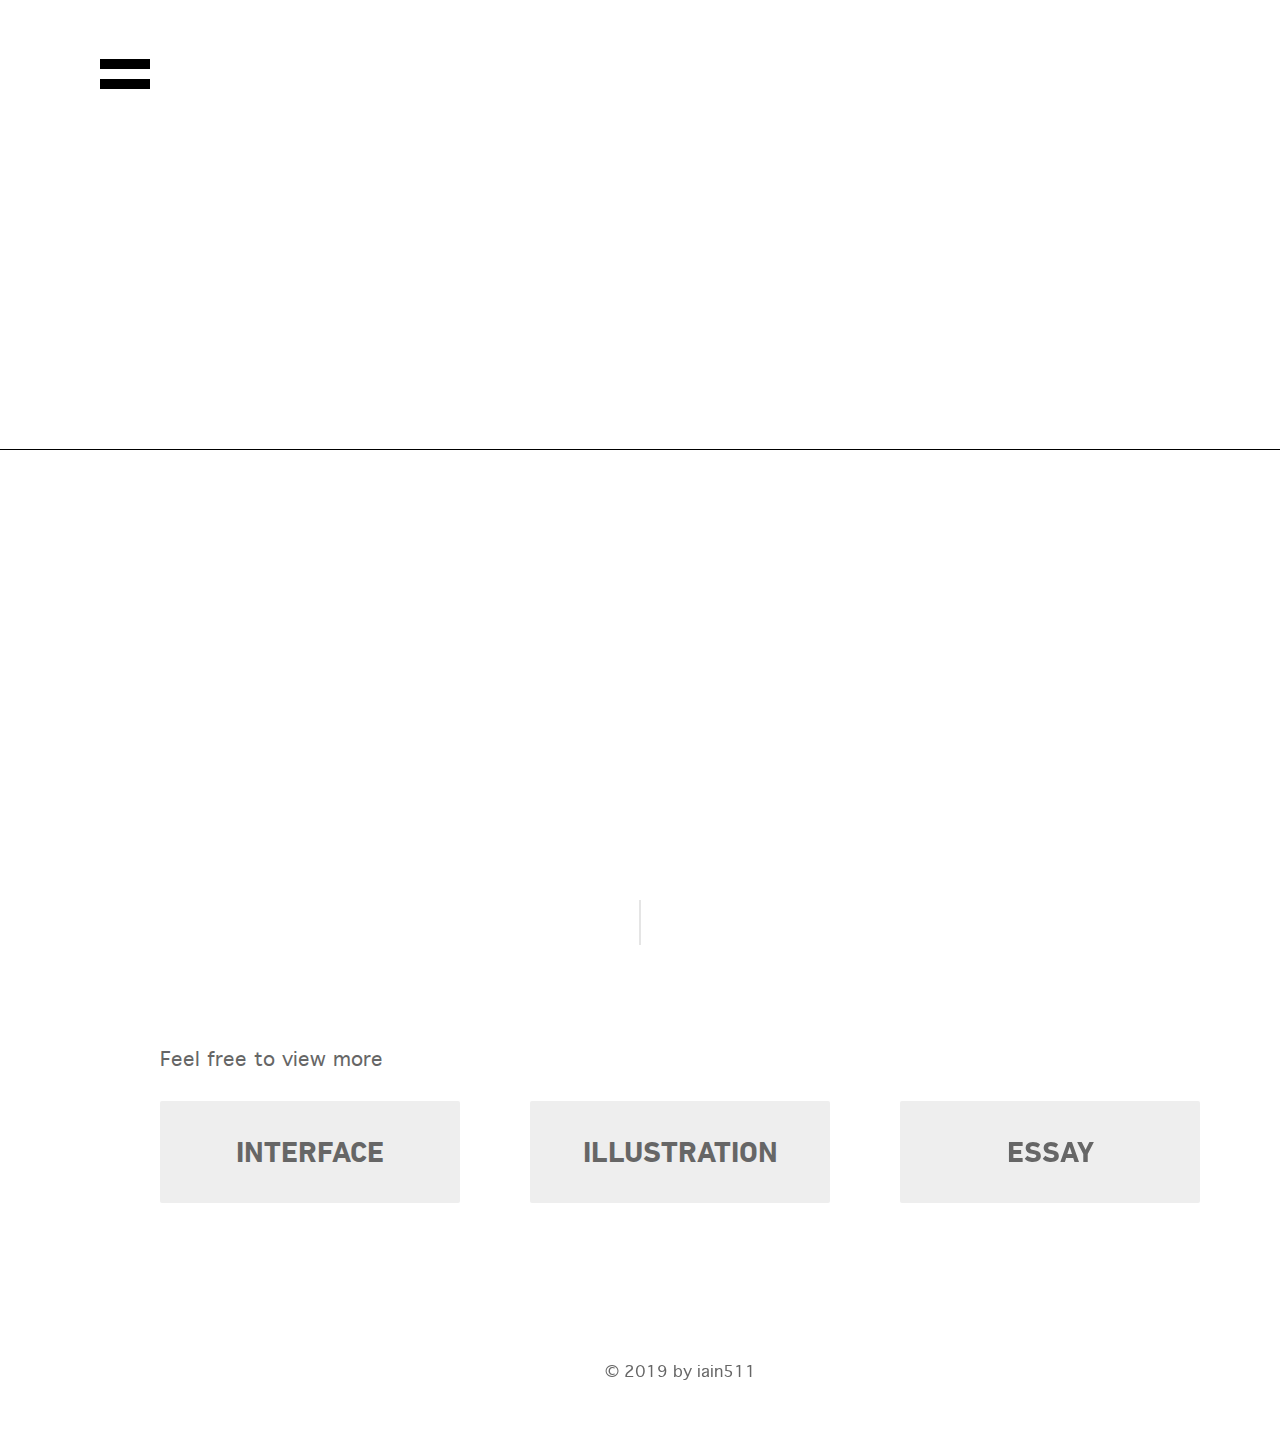
<file: index.html>
<html lang="en" >
<head>
    <meta charset="UTF-8">
    <meta name="viewport" content="width=device-width, initial-scale=1.0">
    <meta http-equiv="X-UA-Compatible" content="ie=edge">
    <title>Iain511</title>
    <link rel="stylesheet" href="css/public.css">
    <link rel="stylesheet" href="css/home.css">
    <script  type="text/javascript" src = "js/public.js"></script>
    <script type="text/javascript">
        function IsPC() {
            var userAgentInfo = navigator.userAgent;
            var Agents = new Array("Android", "iPhone", "SymbianOS", "Windows Phone", "iPad", "iPod");
            var flag = true;
            for (var v = 0; v < Agents.length; v++) {
              if (userAgentInfo.indexOf(Agents[v]) > 0) {
                flag = false;
                break;
              }
            }
            return flag;
        }
        if (IsPC() == false){
            window.location.href = "./m/index.html"
        } 
    </script>
</head>
<body class="">
    <section class="">
        <div class="banner">
            <div class="slogan">
                <h1>HI, I’M IAIN511</h1>
                <p>A visual designer specialized in UI and ILLUSTRATION.</p>
            </div>
            <div class="line-scroll " id ="lineScroll">
                <div class="line-scroll-back">
                    <div class="line-scroll-front"></div>
                </div>
            </div>
        </div>
    </section>
    <div class="content" id="homelist">
        <div class="work" id="homelist1">
            <img src="" alt="">
            <h1></h1>
            <p></p>
        </div>
    </div>
     <div class="viewmore">
        <p>Feel free to view more</p>
        <div class="view">
            <a href="./ui.html"><span>INTERFACE</span></a>
            <a href="./illustration.html"><span>ILLUSTRATION</span></a>
            <a href="./essay.html"><span>ESSAY</span></a>
        </div>
    </div>
    <div class ="footer">© 2019 by iain511</div>
    <nav>
        <div class="nav-menu" id="navMenu">
            <ul>
                <li class="selected" id="navlist1" ><a href="./index.html">HOME</a><span></span></li>
                <li id="navlist2" ><a href="./ui.html">INTERFACE</a><span></span></li>
                <li id="navlist3" ><a  href="./illustration.html">ILLUSTRATION</a><span></span></li>
                <li id="navlist4" ><a href="./essay.html">ESSAY</a><span></span></li>
                <li id="navlist5" ><a href="./about.html">ABOUT 511</a><span></span></li>
            </ul>
        </div>
        <div class="nav-button" id="navButton"  onclick="toggle(this)">
            <span class="nav-button-line nav-button-line-top">
            </span>
            <span class="nav-button-line nav-button-line-bottom">
            </span>
        </div>
    </nav>
    <div class="detail" >
        <div class="detail-close" onclick="closeDetail()">
            <div class="wrap" >
            </div>
        </div>

        <div class="page-btn page-left" onclick="pageLeft()"></div>
        <div class="page-btn page-right" onclick="pageRight()"></div>
    </div>
    <div class="start" id="start">
        <div class="startline" id="startline">
        </div>
    </div>
    <script type="text/javascript" src = "js/home.js"></script>
</body>
</html>
</file>
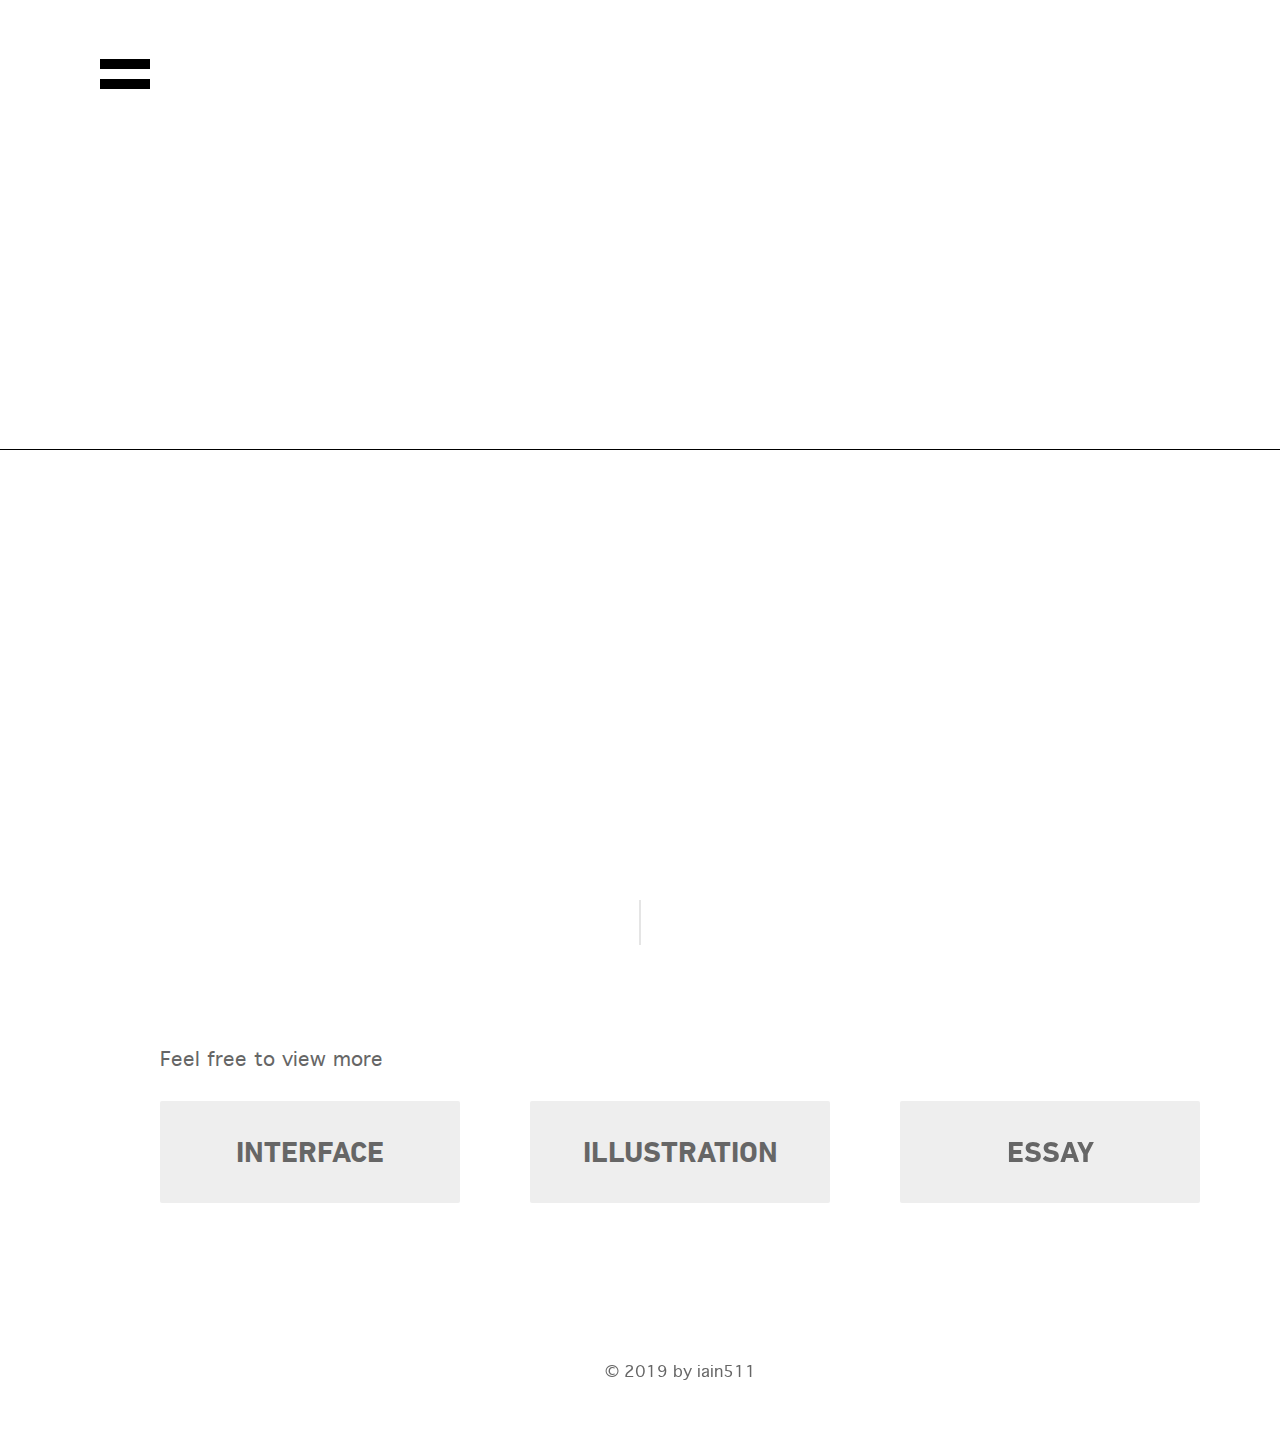
<file: m/index.html>
<html lang="en">
    <head>
        <meta charset="utf-8" />
        <meta content="yes" name="apple-mobile-web-app-capable" />
        <meta content="yes" name="apple-touch-fullscreen" />
        <meta content="telephone=no,email=no" name="format-detection" />
        <meta content="maximum-dpr=2" name="flexible" />
        <title>Iain511</title>
        <script src="js/flexible_css.js"></script>
        <script src="js/flexible.js"></script>
        <link rel="stylesheet" href="css/public.css">
        <link rel="stylesheet" href="css/home.css">
        <script type="text/javascript">
            function IsPC() {
                var userAgentInfo = navigator.userAgent;
                var Agents = new Array("Android", "iPhone", "SymbianOS", "Windows Phone", "iPad", "iPod");
                var flag = true;
                for (var v = 0; v < Agents.length; v++) {
                  if (userAgentInfo.indexOf(Agents[v]) > 0) {
                    flag = false;
                    break;
                  }
                }
                return flag;
            }
            if (IsPC() == true){
                window.location.href = "../index.html"
            } 
        </script>
    </head>
    <body>
        <section class="">
            <div class="banner">
                <div class="slogan">
                    <h1>HI, I’M IAIN511</h1>
                    <p>A Visual Designer</br> specialized in UI and ILLUSTRATION.</p>
                </div>
                <div class="line-scroll " id ="lineScroll">
                    <div class="line-scroll-back">
                        <div class="line-scroll-front"></div>
                    </div>
                </div>
            </div>
        </section>
        <div class="content" id="homelist">
            <div class="work" id="homelist1">
                <img src="" alt="">
                <h1></h1>
                <p></p>
            </div>
        </div>
        <div class="viewmore">
            <p>Feel free to view more</p>
            <div class="view">
                <a href="./ui.html"><span>INTERFACE</span></a>
                <a href="./illustration.html"><span>ILLUSTRATION</span></a>
                <a href="./essay.html"><span>ESSAY</span></a>
            </div>
        </div>
        <div class ="footer">© 2019 by iain511</div>
        <div class="sub-page-title">
            <div> </div>
        </div>
        <nav>
            <div class="nav-menu" id="navMenu">
                <ul onclick="toggle(document.getElementById('navButton'))"> 
                    <li class="selected" id="navlist1" ><a href="./index.html">HOME</a></li>
                    <li id="navlist2" ><a href="./ui.html">INTERFACE</a></li>
                    <li id="navlist3" ><a  href="./illustration.html">ILLUSTRATION</a></li>
                    <li id="navlist4" ><a href="./essay.html">ESSAY</a></li>
                    <li id="navlist5" ><a href="./about.html">ABOUT 511</a></li>
                </ul>
            </div>
            <div class="nav-button" id="navButton"  onclick="toggle(this)">
                <span class="nav-button-line nav-button-line-top">
                </span>
                <span class="nav-button-line nav-button-line-bottom">
                </span>
            </div>
        </nav>
        <div class="detail" >
            <div class="detailC">
                    <div class="wrap" ></div>        
            </div>
            <div class="closebtnC">
                    <div class="closebtn">
                        <div class="close-button" id="closeButton"  onclick="closeDetail(this)">
                        </div>
                    </div>
            </div>
        </div>
        <script  type="text/javascript" src = "js/public.js"></script>    
        <script type="text/javascript" src = "js/home.js"></script>

        <div class="start" id="start">
            <div class="startline" id="startline">
            </div>
        </div>    
    </body>
</html>
</file>
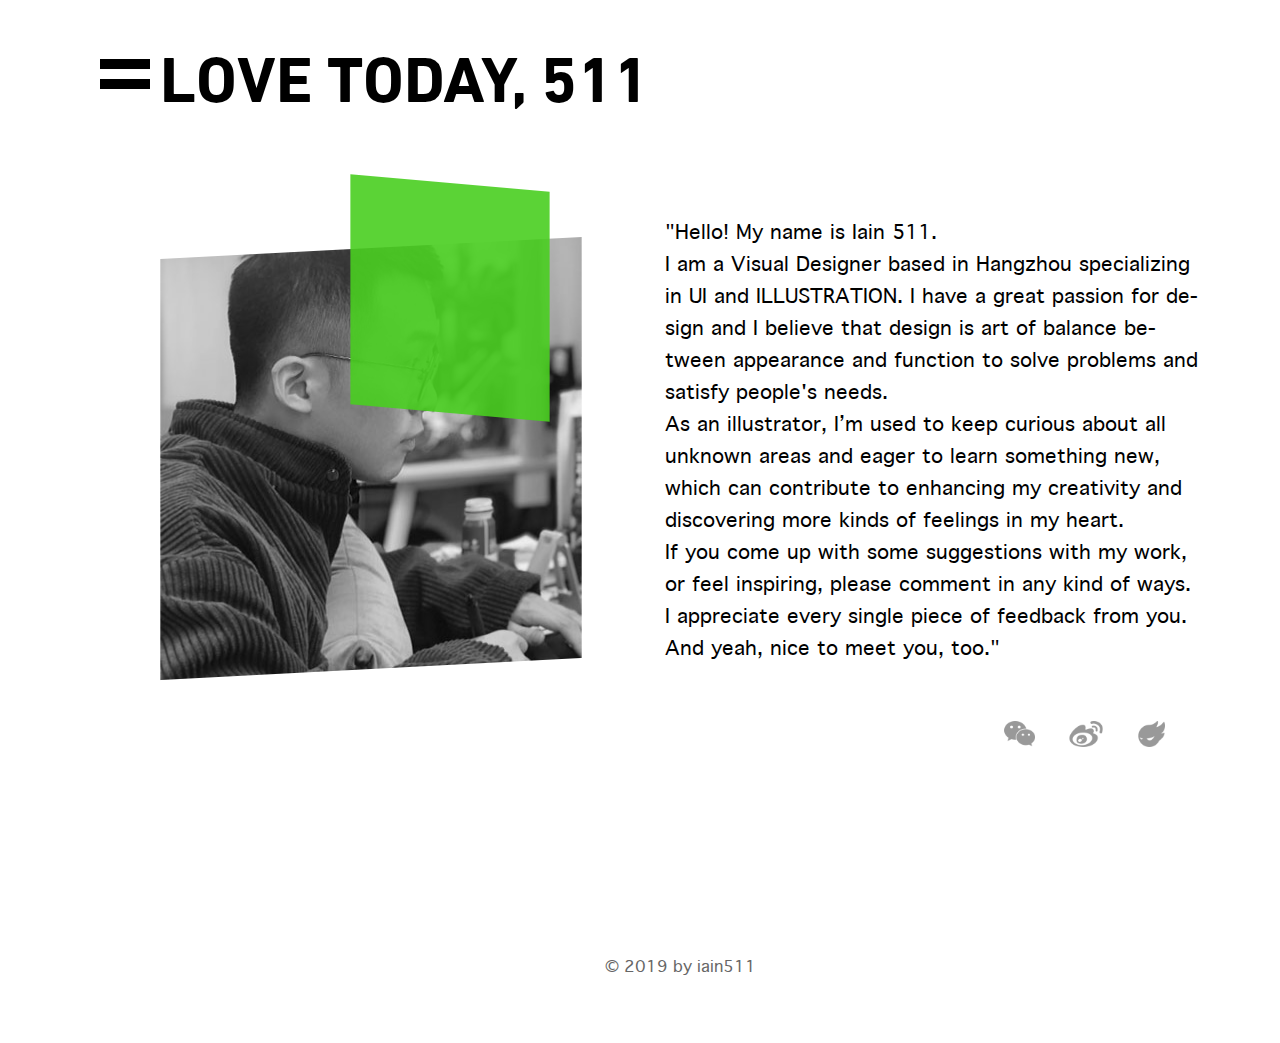
<file: about.html>
<html lang="en" >
<head>
    <meta charset="UTF-8">
    <meta name="viewport" content="width=device-width, initial-scale=1.0">
    <meta http-equiv="X-UA-Compatible" content="ie=edge">
    <title>Iain511_about</title>
    <link rel="stylesheet" href="css/public.css">
    <link rel="stylesheet" href="css/about.css">
    <script type="text/javascript" src = "js/about.js"></script>
    <script type="text/javascript">
        function IsPC() {
            var userAgentInfo = navigator.userAgent;
            var Agents = new Array("Android", "iPhone", "SymbianOS", "Windows Phone", "iPad", "iPod");
            var flag = true;
            for (var v = 0; v < Agents.length; v++) {
              if (userAgentInfo.indexOf(Agents[v]) > 0) {
                flag = false;
                break;
              }
            }
            return flag;
        }
        if (IsPC() == false){
            window.location.href = "./m/about.html"
        } 
    </script>
</head>
<body class="" onmousemove="mouseMove(event)">
    <div class="sub-page-title-back"></div>
    <section>
        <div class="about-wrap">
            <div class="left">
                <div class="backimg" id="animBack" style="transform:skewY(-3deg) rotateY(3deg);"></div>
                <div class="backrect" id="animFront" style="transform:skewY(5deg) rotateY(-5deg);"></div>        
            </div>
            <div class="right">
                <p>"Hello! My name is Iain 511.</p>
                <p>I am a Visual Designer based in Hangzhou specializing in UI and ILLUSTRATION. I have a great passion for design and I believe that design is art of balance between appearance and function to solve problems and satisfy people's needs.</p> 
                <p>As an illustrator, I’m used to keep curious about all unknown areas and eager to learn something new, which can contribute to enhancing my creativity and discovering more kinds of feelings in my heart.</p>
                <p>If you come up with some suggestions with my work, or feel inspiring, please comment in any kind of ways. I appreciate every single piece of feedback from you.</p>
                <p>And yeah, nice to meet you, too."</p>
                <div class="link">
                    <div class="zcool" > <a target="_blank" href = "https://www.zcool.com.cn/u/12903421" onmouseover="showTitle(this,'Follow me on Zcool')" onmouseout="hideTitle()"></a></div>
                    <div class="weibo" ><a target="_blank" href="https://weibo.com/207078129" onmouseover="showTitle(this,'Follow me on Weibo')" onmouseout="hideTitle()"></a></div>
                    <div class="wechat" ><a onclick="showCode()" onmouseover="showTitle(this,'Contact me by Wechat')" onmouseout="hideTitle()"></a></div>
                </div>
            </div>
        </div>
    </section>
    <div class ="footer">© 2019 by iain511</div>
    <div id="triangle"></div>
    <div id="title"></div>
    <div class="sub-page-title">
        <h1>LOVE TODAY, 511</h1>
    </div>
    <nav>
        <div class="nav-menu" id="navMenu">
            <ul>
                <li id="navlist1" ><a href="./index.html">HOME</a><span></span></li>
                <li id="navlist2" ><a href="./ui.html">UI</a><span></span></li>
                <li id="navlist3" ><a  href="./illustration.html">ILLUSTRATION</a><span></span></li>
                <li id="navlist4" ><a href="./essay.html">ESSAY</a><span></span></li>
                <li class="selected" id="navlist5" ><a href="./about.html">ABOUT 511</a><span></span></li>
            </ul>
        </div>
        <div class="nav-button" id="navButton"  onclick="toggle(this)">
            <span class="nav-button-line nav-button-line-top">
            </span>
            <span class="nav-button-line nav-button-line-bottom">
            </span>
        </div>
    </nav>   
    <div class="code" id="code" onclick="hideCode()">
        <img src="./image/code.jpg" alt="">
    </div>

    <script  type="text/javascript" src = "js/public.js"></script>
</body>
</html>
</file>
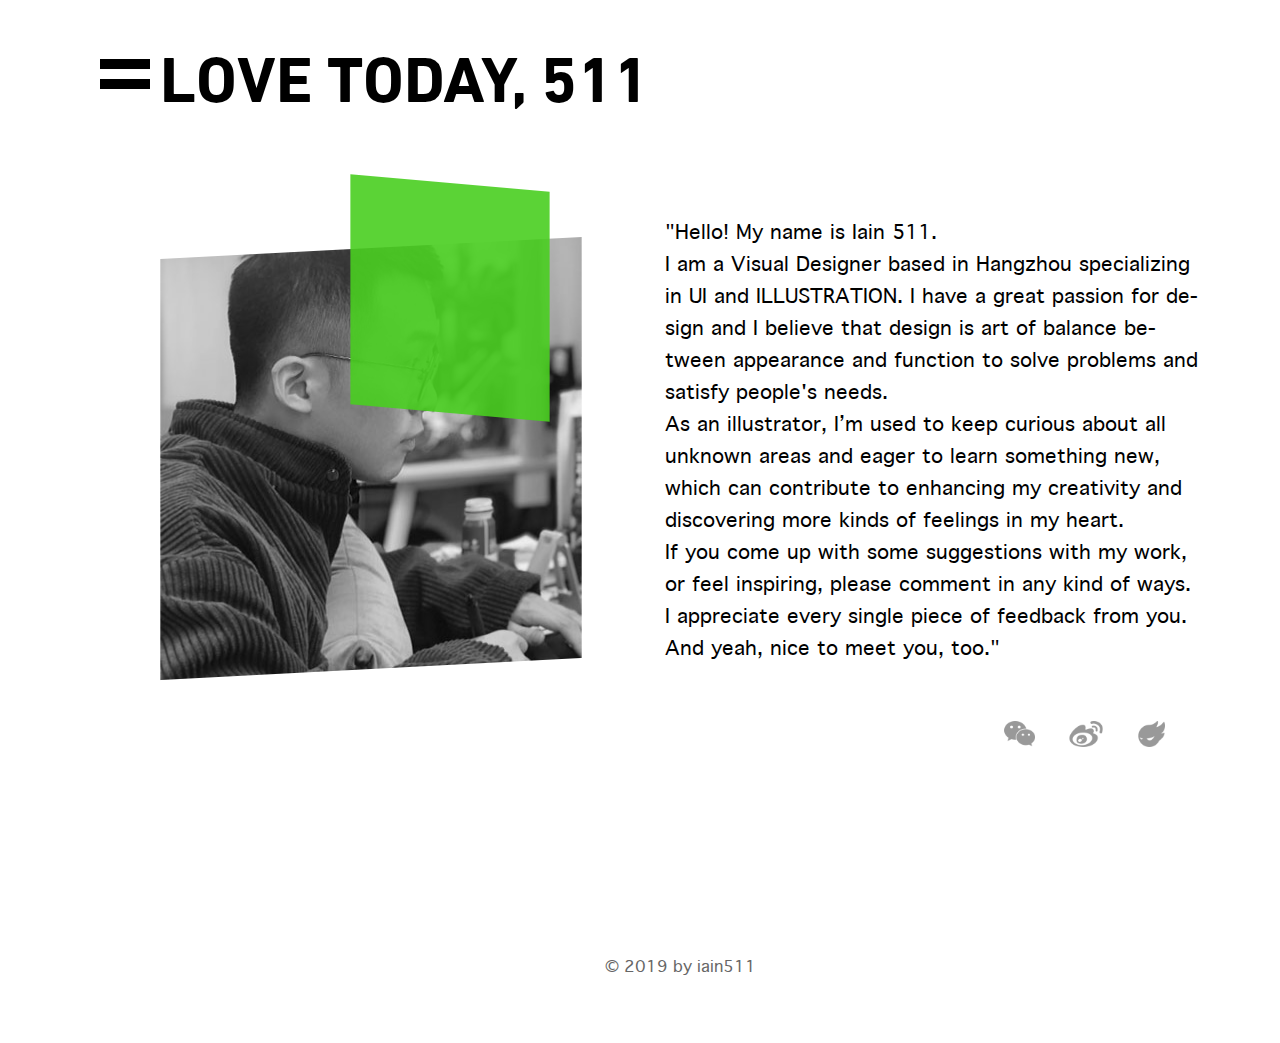
<file: m/about.html>
<html lang="en" >
<head>
    <meta charset="utf-8" />
    <meta content="yes" name="apple-mobile-web-app-capable" />
    <meta content="yes" name="apple-touch-fullscreen" />
    <meta content="telephone=no,email=no" name="format-detection" />
    <meta content="maximum-dpr=2" name="flexible" />
    <title>Iain511_about</title>
    <script src="js/flexible_css.js"></script>
    <script src="js/flexible.js"></script>
    <link rel="stylesheet" href="css/public.css">
    <link rel="stylesheet" href="css/about.css">
    <script  type="text/javascript" src = "js/public.js"></script>
    <script type="text/javascript" src = "js/about.js"></script>
    <script type="text/javascript">
        function IsPC() {
            var userAgentInfo = navigator.userAgent;
            var Agents = new Array("Android", "iPhone", "SymbianOS", "Windows Phone", "iPad", "iPod");
            var flag = true;
            for (var v = 0; v < Agents.length; v++) {
              if (userAgentInfo.indexOf(Agents[v]) > 0) {
                flag = false;
                break;
              }
            }
            return flag;
        }
        if (IsPC() == true){
            window.location.href = "../about.html"
        } 
    </script>
</head>
<body class="" ontouchmove="mouseMove(event)">
    <div class="sub-page"></div>
    <section>
        <div class="about-wrap">
            <div class="left">
                <div class="backimg"></div>       
            </div>
            <div class="right">
                <p>"Hello! My name is Iain 511.</p>
                <p>I am a Visual Designer based in Hangzhou specializing in UI and ILLUSTRATION. I have a great passion for design and I believe that design is art of balance between appearance and function to solve problems and satisfy people's needs.</p> 
                <p>As an illustrator, I’m used to keep curious about all unknown areas and eager to learn something new, which can contribute to enhancing my creativity and discovering more kinds of feelings in my heart.</p>
                <p>If you come up with some suggestions with my work, or feel inspiring, please comment in any kind of ways. I appreciate every single piece of feedback from you.</p>
                <p>And yeah, nice to meet you, too."</p>
                <div class="link">
                    <div class="zcool" > <a target="_blank"  href = "https://www.zcool.com.cn/u/12903421"  ></a></div>
                    <div class="weibo" ><a target="_blank" href="https://weibo.com/207078129" ></a></div>
                    <div class="wechat" ><a onclick="showCode()"></a></div>
                </div>
            </div>
        </div>
    </section>
    <div class ="footer">© 2019 by iain511</div>
    <div id="triangle"></div>
    <div id="title"></div>
    <div class="sub-page-title">
        <h1>ABOUT 511</h1>
    </div>
    <nav>
        <div class="nav-menu" id="navMenu">
            <ul>
                <li id="navlist1" ><a href="./index.html">HOME</a><span></span></li>
                <li id="navlist2" ><a href="./ui.html">UI</a><span></span></li>
                <li id="navlist3" ><a  href="./illustration.html">ILLUSTRATION</a><span></span></li>
                <li id="navlist4" ><a href="./essay.html">ESSAY</a><span></span></li>
                <li class="selected" id="navlist5" ><a href="./about.html">ABOUT 511</a><span></span></li>
            </ul>
        </div>
        <div class="nav-button" id="navButton"  onclick="toggle(this)">
            <span class="nav-button-line nav-button-line-top">
            </span>
            <span class="nav-button-line nav-button-line-bottom">
            </span>
        </div>
    </nav>   
    <div class="code" id="code" onclick="hideCode()">
        <img src="../image/code.jpg" alt="">
    </div>
</body>
</html>
</file>
<file: css/public.css>
body,ol,ul,h1,h2,h3,h4,h5,h6,p,th,td,dl,dd,form,fieldset,legend,input,textarea,select{margin:0;padding:0} 
body{font:12px "HanHei" "SC","PingFang SC",Arial,sans-serif;background:#fff;-webkit-text-size-adjust:100%;} 
a{color:#2d374b;text-decoration:none} 
a:hover{color:#cd0200;text-decoration:underline} 
em{font-style:normal} 
li{list-style:none} 
img{border:0;vertical-align:middle} 
table{border-collapse:collapse;border-spacing:0} 
p{word-wrap:break-word} 

@font-face {font-family: 'DINNextLTPro';
    src: url('../fonts/DINNextLTPro-Bold_0.ttf'); /* IE9*/
    font-weight: normal;
    font-style: normal;
}
@font-face {font-family: 'Geneva';
    src: url('../fonts/geneva.ttf'); /* IE9*/
    font-weight: normal;
    font-style: normal;
}

.html{
    background:#fff;
}
body {
    width: 100% ;
    min-height: 100%;
    min-width: 1360px;
}
    
.nav-button {
    top:50px;
    left: 100px;
    position: fixed;
    width: 50px;
    height: 50px;
    cursor: pointer;
    z-index: 910;
}


.nav-button-line{
    display: block;
    position: relative;
    width: 50px;
    height: 10px;
    background-color:  rgba(0, 0, 0, 1);
    transition: 0.6s;
}

.nav-button-line-top{
    top: 9px;
}

.nav-button-line-bottom{
    top: 19px;
}

.close .nav-button-line-top {
    -webkit-transform: rotate(-45deg) translate(-7px, 7px);
    transform: rotate(-45deg) translate(-7px, 7px);
}

.close .nav-button-line-bottom {
    -webkit-transform: rotate(45deg) translate(-7px, 7px);
    transform: rotate(45deg) translate(-7px, -7px);
}

.close .nav-button-line{
    background-color: #b0fc98;
}
.nav-menu {
    position: fixed;
    top:0px;
    left: -600px;
    height: 100%;
    width: 600px;
    transition: 0.6s;
    background-color: #49ce20;
    opacity: 0.98;
    z-index: 900;
}

.nav-menu ul{
    position: relative;
    top:130px;
    height: 440px;
    width: 100%; 
    left: 0px;
}

.nav-menu li{
    font-family: 'DINNextLTPro';
    font-size: 65px;
    line-height: 100px;
	font-weight: normal;
	font-stretch: normal;
    letter-spacing: 3px;
}
@keyframes linemove
{
    from {left:-100%;}
    to {left:0;}
}

@-webkit-keyframes linemove /*Safari and Chrome*/
{
    from {left:-100%;}
    to {left:0;}
}
.nav-menu li:hover span{
    animation: linemove 0.25s linear forwards;
}
.nav-menu a {
    display: block;
    position: relative;
    /* top: 50px; */
    padding-left: 100px;
    text-decoration : none;
    color: #b0fc98;
    
}
.nav-menu span{
    left: -100%;
    display: block;
    position: relative;
    top:-60px;
    width: 100%;
    height: 1px;
    background-color: #b0fc98;
}
.nav-menu a:hover{
    
    color: #000000;
    cursor: pointer;
}

.nav-menu .selected{
    /* border-bottom: 1px solid #b0fc98; */
}
.nav-menu .selected a{
    /* color: #000000; */
}
.content {
    width: 1040px;
    display: grid;
    grid-template-columns: repeat(2, 475px);
    grid-gap: 90px;
    margin: auto; 
}
.content .shhmore{
    width: 1040px;
    text-align: center;
    height: 20px;
    font-family: 'Geneva';
    font-size: 20px;
    color: #666666;
}
.content .work{
    cursor: pointer;
}
.content img{
    width: 475px;
    height: 370px;
    margin-bottom:20px; 
    border-radius: 4px;
}
.content h1{
    font-family: 'DINNextLTPro';
    font-size: 40px;
    line-height: 40px;
    color: #000000;
    position: relative;
    margin-bottom:5px; 
}
.content p{
    font-family: 'Geneva';
    font-size: 20px;
    color: #666666;
}

.work {
    border-radius: 4px;
    display: block;
    text-decoration:none;
}

.work:hover img{
    transition: 0.25s;
    box-shadow: 0px 0px 30px rgba(0, 0, 0, 0.8);
}

.footer {
    position: relative;
    text-align: center;
	font-family: 'Geneva';
	font-size: 16px;
	font-weight: normal;
	font-stretch: normal;
	line-height: 0px;
	letter-spacing: 0px;
    color: #666666;
    margin-top: 200px;
    width: 100%;
    height: 50px; 
    margin-bottom: 25px;
}

.detail{
    position: absolute;
    top: 0px;
    display: none;
    width: 100%;
    min-width: 1360px;
    overflow:visible;    
    z-index: 999;
}
.detail-close{
    position: relative;
    width: 100%;
    height: 100%;
    padding-bottom:300px; 
    cursor: pointer;
    background-color: rgba(0, 0, 0, 0.8);
}

.wrap{
    display: block;
    position: relative;
    padding-top: 100px;
    padding-left: 80px;
    padding-right:80px;
    padding-bottom: 100px; 
    left: 50%;
    margin-left:-600px; 
    top:50px;
    width: 1040px;
    background-color: #ffffff;
    cursor: default;
}
.wrap h1{
    font-family: 'DINNextLTPro';
    font-size: 65px;
    line-height: 60px;
}

.wrap h2{
    font-family: 'Geneva';
    font-size: 20px;
    margin-top: 10px;
    line-height: 30px;
    color: #666666;
}

.wrap p{
    margin-top:30px; 
    font-family: 'Geneva';
    font-size: 20px;
    line-height: 35px;
    color: #666666;
    margin-bottom:50px; 
    font-weight: 400;
}

.wrap div{
    width: 1040px;
    text-align: center;
    margin-bottom:30px; 
}
.detail .page-btn{
    display: block;
    position: fixed;
    width: 67px;
    height: 67px;
    top:50%;
    margin-top: -34px;
    cursor: pointer;
    object-fit: cover; 
}

.page-left{
    left: 100px;
    background-image: url(../image/left.png)
}
.page-left:hover{
    background-image: url(../image/left-h.png)
}

.page-right{
    left: 100%;
    margin-left:-168px;
    background-image: url(../image/right.png)
}
.page-right:hover{
    background-image: url(../image/right-h.png)
}

.sub-page-title-back{
    position: relative;
    width: 100%;
    height: 168px;
}   

.sub-page-title{
    min-width: 1360px;
    position: fixed;
    width: 100%;
    height: 150px;
    top:0;
    background: #ffffff
}

.sub-page-title h1{
    position: relative;
    width: 1040px;
    margin: auto;
    top:50px;
    font-family: 'DINNextLTPro';
    font-size: 65px;
    line-height: 60px;
}

#like {
    margin-top: 100px;
    position: relative;
    width: 200px;
    height: 90px;
    padding-top: 10px;
    left: 50%;
    margin-left:-100px; 
    font-family: 'Geneva';
    border-radius: 4px;
}
.beforeLike{
    background-color: #f74d49;
    color: #fff;
}

.afterLike{
    color: #f74d49;
    background-color: #fff;
}
#like:hover{
    cursor: pointer;
}

#like span{
    font-family: 'DINNextLTPro';
    display: block;
    width: 200px;
    height: 50px;
    text-align: center;
    font-size: 40px;
    line-height: 50px;
}

#like div{
    padding: 0;
    margin: 0;
    width: 200px;
    height: 40px;
    text-align: center;
    font-size: 20px;
    line-height: 40px;
}
</file>
<file: css/home.css>
@keyframes scrollmove
{
    from {top:0;}
    to {top:85%;}
}

@-webkit-keyframes scrollmove /*Safari and Chrome*/
{
    from {top:0;}
    to {top:85%;}
}

section {
    width: 100%;
    height: 100%;
}

.banner{
    height: 100%;
    width: 100%;
    min-height: 150px;
    font-weight: normal;
    font-stretch: normal;
}

.slogan{
    position: relative;
    margin:0 auto;
    top:50%;
    width: 800px;
    height: 130px;
}

.slogan h1{
    position: relative;
    top: -65px;
    text-align: center;
    font-size:100px;
    font-family: 'DINNextLTPro';
    height: 100px;
    line-height: 100px;
}

.slogan p{
    position: relative;
    top: -65px;
    height: 20px;
    line-height: 20px;
    text-align: center;
    font-family: Geneva;
    font-size: 20px;
    letter-spacing: 1px;
	color: #666666;
}
.line-scroll{
    position: fixed;
    width: 30px;
    left: 50%;
    margin-left: -15px;
    top:75%;
    height: 30%;
}
.line-scroll-back{
    position: relative;
    left: 50%;
    margin-left:-1px;
    display: block;
    width: 2px;
    height: 100%;
    background-color:  rgba(0, 0, 0, 0.1);
}

.line-scroll-front{
    position: relative;
    display: block;
    width: 2px;
    height: 30%;
    background-color:  rgba(0, 0, 0, 1);
    /* animation:scrollmove 2s infinite; */
    animation: scrollmove 2s linear infinite;
    -webkit-animation:scrollmove 2s linear infinite; /*Safari and Chrome*/
}

.viewmore {
    width: 1040px;
    margin: auto;
    margin-top: 150px;
}

.viewmore p{
    font-family: Geneva;
    font-size: 20px;
    color: #666666;
}

.view {
    display: grid;
    grid-template-columns: repeat(3, 300px);
    grid-gap: 70px;
    height: 102px;
    width: 1040px;
}

.view a span{
    z-index: 1;
    left: 50px;
    width: 200px;
    text-align: center;
    position: absolute;
    line-height: 30px;
}

.view a {
    display: block;
    border-radius: 2px;
    font-family: 'DINNextLTPro';
	font-size: 30px;
	font-weight: normal;
    font-stretch: normal;
    text-align: center;
    color: #666666;
    margin-top: 30px;
    padding-top: 36px;
    padding-bottom: 20px;
    transition:all 0.4s;
    background-color: #eeeeee;
    position: relative;
    overflow: hidden;
    width: 300px;
    height: 102px;
    box-sizing: border-box;
}
.view a::before{
    content: "";
    transition: all 0.4s;
    background: #49ce20;
    display: block;
    position: absolute;
    height: 100%;
    width: 0px;
    top: 0;
    left: 0;
    z-index: 0;
}
.view a:hover::before{
    width: 100%;
}


.view a:hover{
    cursor: pointer;
    color: #b0fc98;
    text-decoration : none;
}


@keyframes startlinemove
{
    from {left:-100%;}
    to {left:0;}
}

@-webkit-keyframes startlinemove /*Safari and Chrome*/
{
    from {left:-100%;}
    to {left:0;}
}
@keyframes hidetip {
    from {opcity: 1;}
    to {opacity: 0;}
}
@-webkit-keyframes hidetip {
    from {opcity: 1;}
    to {opacity: 0;}
}

.start{
    z-index: 800;
    display: block;
    position: fixed;
    top:0;
    left:0;
    background-color: #ffffff;
    width: 100%;
    height: 100%;
}

.start .startline{
    position: fixed;
    top:50%;
    width: 100%;
    height: 1px;
    margin-top:-1px; 
    background-color: #000000;
    animation: startlinemove 1s linear forwards;
}
</file>
<file: m/css/public.css>
html{font-size: 12px;}
body,ol,ul,h1,h2,h3,h4,h5,h6,p,th,td,dl,dd,form,fieldset,legend,input,textarea,select{margin:0;padding:0} 
body{font:12px "HanHei" "SC","PingFang SC",Arial,sans-serif;background:#fff;-webkit-text-size-adjust:100%;background: #ffffff} 
a{color:#2d374b;text-decoration:none} 
a:hover{color:#cd0200;text-decoration:underline} 
em{font-style:normal} 
li{list-style:none} 
img{border:0;vertical-align:middle} 
table{border-collapse:collapse;border-spacing:0} 
p{word-wrap:break-word} 

@font-face {font-family: 'DINNextLTPro';
    src: url('../../fonts/DINNextLTPro-Bold_0.ttf'); /* IE9*/
    font-weight: normal;
    font-style: normal;
}
@font-face {font-family: 'Geneva';
    src: url('../../fonts/geneva.ttf'); /* IE9*/
    font-weight: lighter;
    font-style: normal;
}

@keyframes linemove
{
    from {left:-100%;}
    to {left:0;}
}

@-webkit-keyframes linemove /*Safari and Chrome*/
{
    from {left:-100%;}
    to {left:0;}
}

body {
    width: 100% ;
    min-height: 720px;
}
    
.nav-button {
    position: fixed;
    top:0.8rem;
    left: 0.533rem;
    width: 0.85rem;
    height: 0.85rem;
}


.nav-button-line{
    display: block;
    position: relative;
    width: 0.85rem;
    height: 0.187rem;
    background-color:  rgba(0, 0, 0, 1);
    transition: 0.4s;
}

.nav-button-line-top{
    top: 0.2rem;
}

.nav-button-line-bottom{
    top: 0.4rem;
}

.close .nav-button-line-top {
    -webkit-transform: rotate(-45deg) translate(0.13rem, 0.13rem);
    transform: rotate(-45deg) translate(-0.13rem, 0.13rem);
}

.close .nav-button-line-bottom {
    -webkit-transform: rotate(45deg) translate(-0.13rem, 0.13rem);
    transform: rotate(45deg) translate(-0.13rem, -0.13rem);
}

.close .nav-button-line{
    background-color: #b0fc98;
}
.nav-menu {
    position: absolute;
    top: 0;
    bottom:0;
    left: -95%;
    min-height: 13rem;
    height: 100%;
    width: 95%;
    transition: 0.4s;
    background-color: #49ce20;
    opacity: 0.98;
}

.nav-menu ul{
    position: relative;
    top:0;
    margin-top:3rem; 
    height: 10rem;
    width: 100%; 
    left: 0;
    overflow: scroll;
}

.nav-menu li{
    font-family: 'DINNextLTPro';
    font-size: 1.06rem;
    line-height: 1.8rem;
	font-weight: normal;
	font-stretch: normal;
    letter-spacing: 0.01rem;
}

.nav-menu a {
    display: block;
    position: relative;
    padding-left: 0.533rem;
    text-decoration : none;
    color: #b0fc98;
    
}
.nav-menu a:hover{
    
    color: #000000;
    cursor: pointer;
}


.content {
    position: relative;
    width: 100%;
    display: grid;
    grid-template-columns: repeat(1, 100%);
    grid-gap: 1.5rem;
    margin: auto; 
}
.content .shhmore{
    width: 100%;
    text-align: center;
    height: 1rem;
    font-family: 'Geneva';
    font-size: 0.373rem;
    color: #666666;
}
.content .work{
    padding-left:0.533rem; 
    padding-right:0.533rem; 
    cursor: pointer;
}
.content img{
    border-radius: 0.1rem;
    margin-bottom:0.4rem; 
    width: 100%;
    height: 4.5rem;
}
.content h1{
    font-family: 'DINNextLTPro';
    font-size: 0.667rem;
    line-height: 0.8rem;
    color: #000000;
    position: relative;
    margin-bottom:5px; 
}
.content p{
    font-family: 'Geneva';
    font-size: 0.373rem;
    color: #666666;
}

.content .work {
    border-radius: 4px;
    display: block;
    text-decoration:none;
}


.footer {
    position: relative;
    text-align: center;
	font-family: 'Geneva';
	font-size: 0.373rem;
	font-weight: normal;
	font-stretch: normal;
    color: #666666;
    margin-top: 2rem;
    width: 100%;
    height: 1rem;
    margin-bottom: 0.1rem;
}

.detail{
    position: absolute;
    top: 0;
    display: none;
    width: 89.34%;
    padding:0.533rem; 
    background:#282828;
    transition: 0.5s;
}
.detailC{
    position: relative;
    top: 0;
    width: 89.34%;
    padding-left:0.533rem; 
    padding-right:0.533rem; 
    background:#fff;
    padding-bottom:1rem;  
}
.closebtnC{
    position: absolute;
    padding-left:0.533rem; 
    padding-top:0.533rem; 
    padding-right:0.533rem; 
    top:0;
    left: 0;
    display: block;
    width: 100%;
    height: 2.6rem;
    background: #282828;
}

.closebtn{
    position: relative;
    top:0;
    left: 0;
    display: block;
    width: 90.5%;
    height: 100%;
    background: #fff;
}

.close-button {
    position: relative;
    left: 0.533rem;
    top:0.8rem;
    width: 0.85rem;
    height: 0.85rem;
    background-image: url(../../image/close.png);
    background-size: cover;
}


.close-button-line{
    display: block;
    position: relative;
    width: 0.6rem;
    height: 0.187rem;
    background-color:  rgba(0, 0, 0, 1);
    transition: 1s;
}

.close-button-line-top{
    -webkit-transform: rotate(-45deg) translate(-0.07rem, -0.01rem);
    transform: rotate(-45deg) translate(-0.07rem, -0.01rem);
    top: 0.2rem;
}

.close-button-line-bottom{
    -webkit-transform: rotate(45deg) translate(-0.07rem, 0.01rem);
    transform: rotate(45deg) translate(-0.07rem, 0.01rem);
    top: 0.4rem;
}

.wrap{
    display: block;
    position: relative;
    width: 100%;
    background-color: #ffffff;
    cursor: default;
    padding-top:2.6rem; 
}
.wrap h1{
    font-family: 'DINNextLTPro';
    font-size: 1rem;
    line-height: 1.1rem;
}

.wrap h2{
    font-family: 'Geneva';
    margin-top: 30px;
    font-size: 0.4rem;
    line-height: 0.5rem;
    color: #666666;
}

.wrap p{
    margin-top:30px; 
    font-family: 'Geneva';
    font-size: 0.4rem;
    font-weight: 400;
    line-height: 0.7rem;
    color: #666666;
    margin-bottom:0.8rem; 
}

.wrap img{
    width: 100%;
    margin-bottom:1.066rem; 
}
.detail .page-btn{
    display: block;
    position: fixed;
    width: 67px;
    height: 67px;
    top:50%;
    margin-top: -34px;
    cursor: pointer;
    object-fit: cover; 
}

.page-left{
    left: 100px;
    background-image: url(../image/left.png)
}
.page-left:hover{
    background-image: url(../image/left-h.png)
}

.page-right{
    left: 100%;
    margin-left:-168px;
    background-image: url(../image/right.png)
}
.page-right:hover{
    background-image: url(../image/right-h.png)
}
.sub-page{
    position: relative;
    display: block;
    top:0;
    width: 100%; 
    height: 2.65rem;
}
.sub-page-title{
    position: fixed;
    top:0;
    padding-left:2rem;
    width: 80%; 
    padding-top:0.8rem;
    background: #ffffff;
    height: 1.8rem;
}

.sub-page-title h1{
    display: block;
    font-family: 'DINNextLTPro';
    font-size: 1rem;
    line-height: 1.2rem;
}
.sub-page-title div{
    display: block;
    height: 1.8rem;
}

#like {
    margin-top: 1rem;
    position: relative;
    width: 3.48rem;
    height: 1.5rem;
    border-radius: 4px;
    left: 50%;
    padding-top:0.433rem; 
    margin-left:-1.74rem; 
    font-family: 'Geneva';
}
.beforeLike{
    background-color: #f74d49;
    color: #fff;
}

.afterLike{
    color: #f74d49;
    background-color: #fff;
}
#like:hover{
    cursor: pointer;
}

#like span{
    font-family: 'DINNextLTPro';
    display: block;
    width: 3.47rem;
    height: 0.7rem;
    text-align: center;
    font-size: 0.667rem;
    line-height: 0.667rem;
}

#like div{
    font-family: 'Geneva';
    padding: 0;
    margin: 0;
    width: 3.47rem;
    margin-top: 0.1rem;
    height: 0.373rem;
    text-align: center;
    font-size: 0.373rem;
    line-height: 0.373rem;
}
</file>
<file: m/css/home.css>
@keyframes scrollmove
{
    from {top:0;}
    to {top:85%;}
}

@-webkit-keyframes scrollmove /*Safari and Chrome*/
{
    from {top:0;}
    to {top:85%;}
}

section {
    width: 100%;
    height: 100%;
    min-height: 12rem;
}

.banner{
    height: 100%;
    width: 100%;
    font-weight: normal;
    font-stretch: normal;
}

.slogan{
    position: relative;
    margin:0 auto;
    top:30%;
    width: 100%;
}

.slogan h1{
    position: relative;
    padding-left: 1rem; 
    padding-right: 1rem; 
    text-align: left;
    font-size:2rem;
    font-family: 'DINNextLTPro';
    line-height: 2.1rem;
}

.slogan p{
    position: relative;
    padding-left: 1rem; 
    padding-right: 1rem; 
    line-height: 0.8rem;
    text-align: left;
    font-family: 'Geneva';
    font-size: 0.373rem;
	color: #666666;
}
.line-scroll{
    position: fixed;
    width: 30px;
    left: 50%;
    margin-left: -15px;
    top:75%;
    height: 30%;
}
.line-scroll-back{
    position: relative;
    left: 50%;
    margin-left:-1px;
    display: block;
    width: 2px;
    height: 100%;
    background-color:  rgba(0, 0, 0, 0.1);
}

.line-scroll-front{
    position: relative;
    display: block;
    width: 2px;
    height: 30%;
    background-color:  rgba(0, 0, 0, 1);
    /* animation:scrollmove 2s infinite; */
    animation: scrollmove 2s linear infinite;
    -webkit-animation:scrollmove 2s linear infinite; /*Safari and Chrome*/
}

.viewmore {
    padding-top: 2rem;
    padding-left:0.533rem; 
    padding-right:0.533rem; 
    width: 89.34%;
    margin: auto;
}

.viewmore p{
    margin-bottom: 0.8rem;
    font-family: 'Geneva';
    font-size: 0.4rem;
    color: #666666;
}


.view {
    display: grid;
    grid-template-columns: repeat(1, 100%);
    grid-gap: 0.4rem;
}

.view a span{
    position: relative;
    width: 100%;
    text-align: center; 
}

.view a {
    display: block;
    border-radius: 2px;
    font-family: 'DINNextLTPro';
    font-size: 0.667rem;
    height: 1.5rem;
	font-weight: normal;
    font-stretch: normal;
    text-align: center;
    color: #666666;
    padding-top: 0.42rem;
    transition:all 0.4s;
    background-color: #eeeeee;
    position: relative;
    overflow: hidden;
    box-sizing: border-box;
}


@keyframes startlinemove
{
    from {left:-100%;}
    to {left:0;}
}

@-webkit-keyframes startlinemove /*Safari and Chrome*/
{
    from {left:-100%;}
    to {left:0;}
}

@keyframes hidetip {
    from {opcity: 1;}
    to {opacity: 0;}
}
@-webkit-keyframes hidetip {
    from {opcity: 1;}
    to {opacity: 0;}
}

.start{
    z-index: 800;
    display: block;
    position: fixed;
    top:0;
    left:0;
    background-color: #ffffff;
    width: 100%;
    height: 100%;
}

.start .startline{
    position: fixed;
    top:50%;
    width: 100%;
    height: 1px;
    margin-top:-1px; 
    background-color: #000000;
    animation: startlinemove 0.5s linear forwards;
}
</file>
<file: css/about.css>
@keyframes backimgmove
{
    0% {transform:skewY(-10deg);}
    50% {transform:skewY(-7deg);}
    100% {transform:skewY(-10deg);}
}

@-webkit-keyframes backimgmove /*Safari and Chrome*/
{
    0%  {transform:skewY(-10deg);}
    50% {transform:skewY(-7deg);}
    100% {transform:skewY(-10deg);}
}
@keyframes backrectmove
{
    0% {transform:skewY(10deg);}
    50% {transform:skewY(7deg);}
    100% {transform:skewY(10deg);}
}

@-webkit-keyframes backrectmove /*Safari and Chrome*/
{
    0%  {transform:skewY(10deg);}
    50% {transform:skewY(7deg);}
    100% {transform:skewY(10deg);}
}
section {
    width: 100%;
}

.about-wrap{
    position: relative;
    width: 1040px;
    height: 600px;
    left: 50%;
    margin-left: -520px;
    /* background-color: beige; */

}

.left{
    float: left;
    width: 425px;
    height: 600px;
}

.left .backimg{
    position: relative;
    top: 80px;
    width: 422px;
    height: 425px;
    background-image: url(../image/IMG_68951.jpg);
    background-repeat: no-repeat;
}

.left .backrect{
    position: relative;
    top: -410px;
    left: 190px;
    width: 200px;
    height: 230px;
    background-color: #49ce20;
    opacity: 0.9;
    background-repeat: no-repeat;
}


.right{
    padding-top:50px;
    float: left;
    width: 535px;
    padding-left:80px; 
    height: 550px;
    word-break: break-word;
    hyphens: auto;
}

.right p{
	font-family: 'Geneva';
    font-size: 20px;
    line-height: 32px;
	letter-spacing: 0px;
}

.right .link{
    margin-top:50px; 
    height: 36px;
    margin-left:220px; 
    width: 285px;
}

.right .link a{
    float: right;
    display: block;
    width: 36px;
    height: 36px;
    margin-left:30px; 
    background-size:36px 36px; 
    cursor: pointer;
}

.right .link .zcool a{
    background-image: url(../image/zcool.png
    )
}
.right .link .zcool a:hover{
    background-image: url(../image/zcool-h.png)
}

.right .link .weibo a{
    background-image: url(../image/weibo.png
    )
}
.right .link .weibo a:hover{
    background-image: url(../image/weibo-h.png)
}
.right .link .wechat a{
    background-image: url(../image/wechat.png
    )
}
.right .link .wechat a:hover{
    background-image: url(../image/wechat-h.png)
}

 #title{
    position: fixed;
    text-align: center;
    width: 240px;
    height: 40px;
    line-height: 40px;
    font-family: 'Geneva';
	font-size: 20px;
    background-color:#eeeeee;
    color: #666666;

}
#triangle{
    display: none;
    width:0;
    height:0;
    border-width:0 30px 30px;
    border-style:solid;
    border-color:transparent transparent #eeeeee;/*透明 透明  灰*/
    margin:40px auto;
    position: fixed;
    top:0;
    left: 0;
}

.code{
    position: fixed;
    top: 0;
    display: none;
    width: 100%;
    height: 100%;
    background-color:rgba(0,0,0,0.8) 
}

.code img{
    position: relative;
    top: 50%;
    left: 50%;
    margin-top: -150px;
    margin-left: -150px;
}
</file>
<file: m/css/about.css>
@keyframes backimgmove
{
    0% {transform:skewY(-10deg);}
    50% {transform:skewY(-7deg);}
    100% {transform:skewY(-10deg);}
}

@-webkit-keyframes backimgmove /*Safari and Chrome*/
{
    0%  {transform:skewY(-10deg);}
    50% {transform:skewY(-7deg);}
    100% {transform:skewY(-10deg);}
}
@keyframes backrectmove
{
    0% {transform:skewY(10deg);}
    50% {transform:skewY(7deg);}
    100% {transform:skewY(10deg);}
}

@-webkit-keyframes backrectmove /*Safari and Chrome*/
{
    0%  {transform:skewY(10deg);}
    50% {transform:skewY(7deg);}
    100% {transform:skewY(10deg);}
}
section {
    width: 100%;
}

.about-wrap{
    position: relative;
    padding-left: 0.533rem;
    padding-right: 0.533rem;
    padding-top: 0.5rem;
}

.left{
    width: 100%;
    margin-bottom: 1rem;
}

.left .backimg{
    position: relative;
    top: 0rem;
    width: 100%;
    height: 10rem;
    background-image: url(../../image/about.png);
    background-size:cover; 
    background-position: center;
    background-repeat: no-repeat;
}

.left .backrect{
    position: relative;
    top: -6rem;
    left: 25%;
    width: 50%;
    height: 3rem;
    background-color: #49ce20;
    opacity: 0.9;
    background-repeat: no-repeat;

}


.right{
    width: 100%;
    word-break: break-word;
    hyphens: auto;
}

.right p{
	font-family: 'Geneva';
    font-size: 0.373rem;
    line-height: 0.7rem;
}

.right .link{
    margin-top:1rem; 
    height: 1rem;
    width: 100%;
}

.right .link a{
    float: left;
    display: block;
    width: 0.8rem;
    height: 0.8rem;
    margin-right: 0.7rem;
    background-size: 0.8rem 0.8rem;
    cursor: pointer;
}

.right .link .zcool a{
    background-image: url(../../image/zcool.png
    )
}

.right .link .weibo a{
    background-image: url(../../image/weibo.png
    )
}
.right .link .wechat a{
    background-image: url(../../image/wechat.png
    )
}

 #title{
    position: fixed;
    text-align: center;
    width: 240px;
    height: 30px;
    line-height: 30px;
    font-family: 'Geneva';
	font-size: 20px;
    background-color:#eeeeee;
    color: #666666;

}
#triangle{
    display: none;
    width:0;
    height:0;
    border-width:0 30px 30px;
    border-style:solid;
    border-color:transparent transparent #eeeeee;/*透明 透明  灰*/
    margin:40px auto;
    position: fixed;
    top:0;
    left: 0;
}

.code{
    position: fixed;
    top: 0;
    display: none;
    width: 100%;
    height: 100%;
    background-color:rgba(0,0,0,0.8) 
}

.code img{
    position: relative;
    top: 50%;
    left: 50%;
    margin-top: -150px;
    margin-left: -150px;
}
</file>
